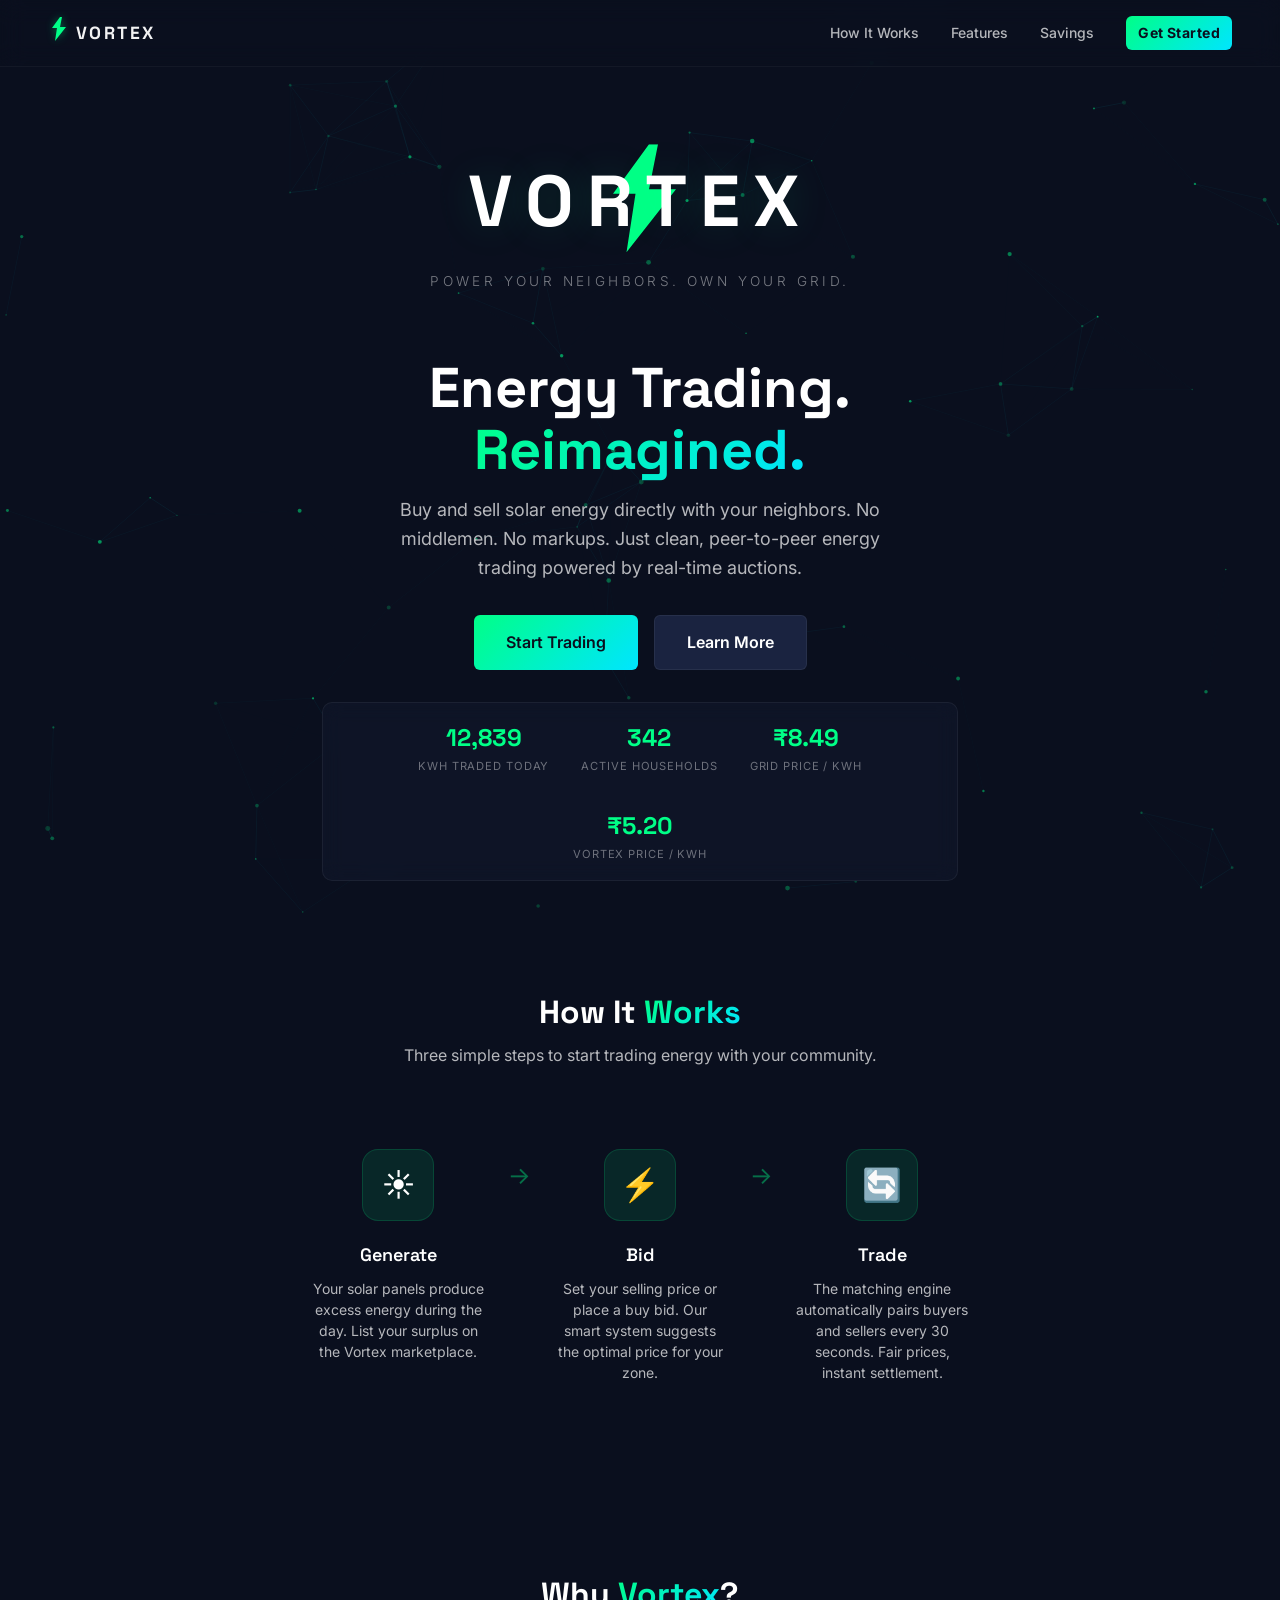
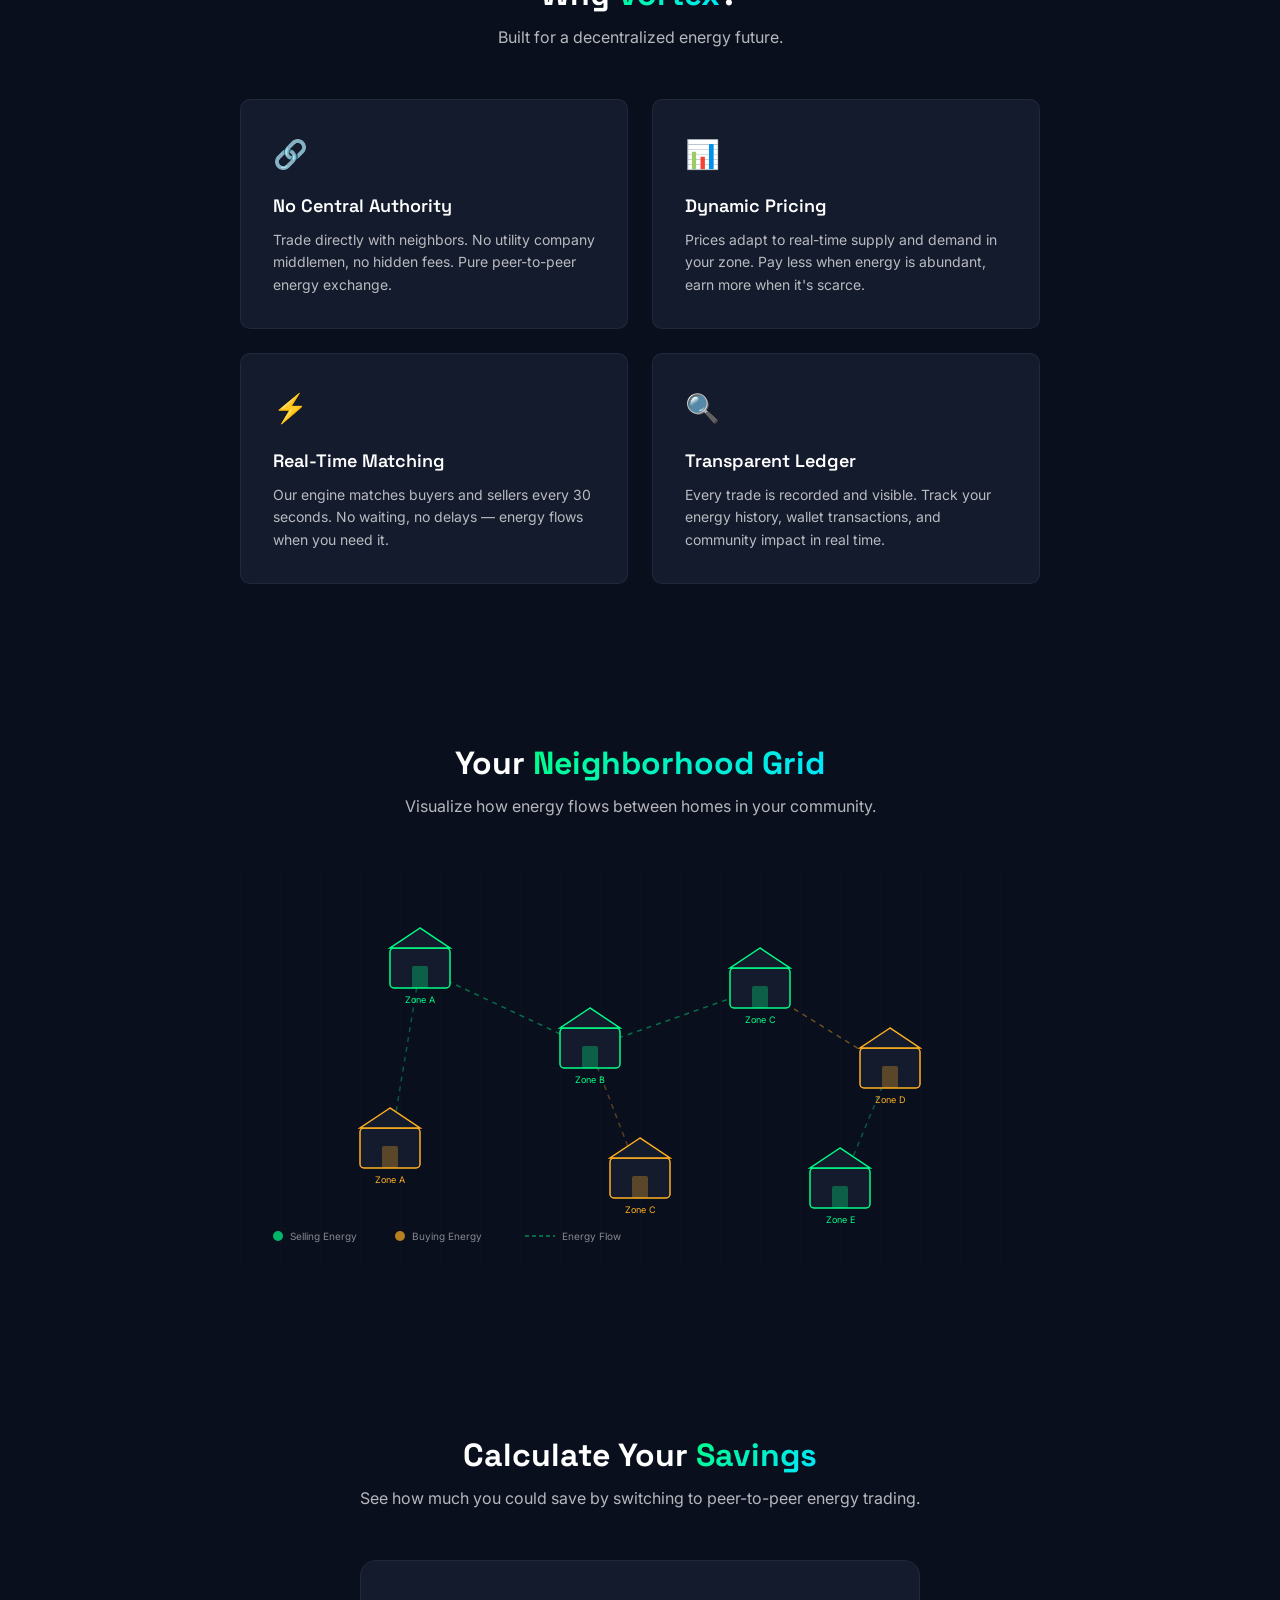
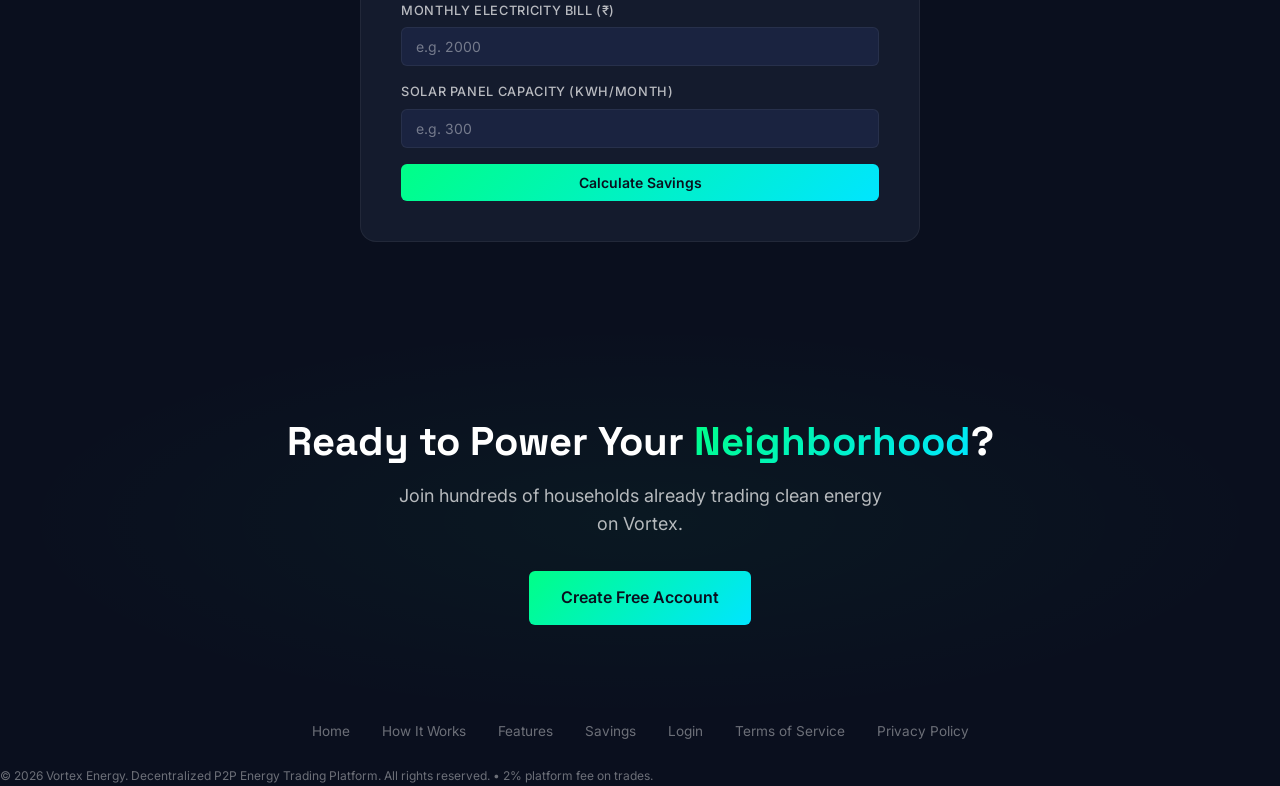
<file: index.html>
<!DOCTYPE html>
<html lang="en">
<head>
  <meta charset="UTF-8">
  <meta name="viewport" content="width=device-width, initial-scale=1.0">
  <title>Vortex — Decentralized P2P Energy Trading</title>
  <link rel="icon" href="data:;base64,iVBORw0KGgo=">
  <meta name="description" content="Trade solar energy peer-to-peer with your neighbors. Real-time bidding, dynamic pricing, and transparent settlement on the Vortex platform.">
  <link rel="preconnect" href="https://fonts.googleapis.com">
  <link rel="preconnect" href="https://fonts.gstatic.com" crossorigin>
  <link href="https://fonts.googleapis.com/css2?family=Inter:wght@300;400;500;600;700;800&family=Space+Grotesk:wght@400;500;600;700&display=swap" rel="stylesheet">
  <link rel="stylesheet" href="css/styles.css">
  <link rel="stylesheet" href="css/logo.css">
  <style>
    /* Landing-specific styles */
    .nav-landing {
      position: fixed;
      top: 0;
      left: 0;
      right: 0;
      z-index: 100;
      display: flex;
      align-items: center;
      justify-content: space-between;
      padding: 1rem 3rem;
      background: rgba(10, 15, 30, 0.8);
      backdrop-filter: blur(12px);
      border-bottom: 1px solid rgba(255,255,255,0.04);
      transition: background 0.3s;
    }
    .nav-landing .nav-logo {
      display: flex;
      align-items: center;
      gap: 0.5rem;
      cursor: pointer;
    }
    .nav-landing .nav-logo .nav-bolt-icon svg {
      width: 20px; height: 24px; color: #00FF87;
      filter: drop-shadow(0 0 4px rgba(0,255,135,0.4));
    }
    .nav-landing .nav-logo .nav-brand-text {
      font-family: 'Space Grotesk', sans-serif;
      font-size: 1.1rem; font-weight: 700;
      letter-spacing: 0.14em; color: rgba(255,255,255,0.95);
      text-transform: uppercase;
    }
    .nav-links { display: flex; gap: 2rem; align-items: center; }
    .nav-links a { color: var(--text-secondary); font-size: 0.875rem; font-weight: 500; transition: color 0.2s; }
    .nav-links a:hover { color: var(--text-primary); }
    .hero-canvas canvas { width: 100%; height: 100%; }

    /* How It Works */
    .steps-flow { display: flex; align-items: flex-start; justify-content: center; gap: 0; flex-wrap: wrap; }
    .step-card { text-align: center; flex: 0 0 220px; padding: 2rem 1.5rem; position: relative; }
    .step-icon {
      width: 72px; height: 72px;
      border-radius: 16px;
      display: flex; align-items: center; justify-content: center;
      margin: 0 auto 1.25rem;
      font-size: 2rem;
      background: var(--accent-green-dim);
      border: 1px solid rgba(0,255,135,0.15);
      transition: all 0.3s;
    }
    .step-card:hover .step-icon {
      box-shadow: var(--shadow-glow-green);
      border-color: var(--accent-green);
      transform: translateY(-4px);
    }
    .step-title { font-family: var(--font-display); font-size: 1.125rem; font-weight: 600; margin-bottom: 0.5rem; }
    .step-desc { font-size: 0.875rem; color: var(--text-secondary); line-height: 1.5; }
    .step-connector {
      display: flex; align-items: center; padding-top: 2.5rem;
      color: var(--accent-green); font-size: 1.5rem; opacity: 0.4;
    }

    /* Feature cards */
    .feature-grid { display: grid; grid-template-columns: repeat(2, 1fr); gap: 1.5rem; max-width: 800px; margin: 0 auto; }
    .feature-card {
      background: var(--bg-card);
      border: 1px solid var(--border-primary);
      border-radius: var(--radius-md);
      padding: 2rem;
      transition: all 0.3s;
      position: relative;
      overflow: hidden;
    }
    .feature-card::before {
      content: '';
      position: absolute; inset: 0;
      border-radius: var(--radius-md);
      padding: 1px;
      background: linear-gradient(135deg, transparent, transparent);
      -webkit-mask: linear-gradient(#fff 0 0) content-box, linear-gradient(#fff 0 0);
      mask: linear-gradient(#fff 0 0) content-box, linear-gradient(#fff 0 0);
      -webkit-mask-composite: xor;
      mask-composite: exclude;
      transition: background 0.3s;
    }
    .feature-card:hover::before {
      background: linear-gradient(135deg, rgba(0,255,135,0.3), rgba(0,229,255,0.3));
    }
    .feature-card:hover {
      box-shadow: 0 0 30px rgba(0,255,135,0.06);
      transform: translateY(-2px);
    }
    .feature-icon { font-size: 1.75rem; margin-bottom: 1rem; }
    .feature-title { font-family: var(--font-display); font-size: 1.125rem; font-weight: 600; margin-bottom: 0.5rem; }
    .feature-desc { font-size: 0.875rem; color: var(--text-secondary); line-height: 1.6; }

    /* Neighborhood illustration */
    .neighborhood-section { text-align: center; position: relative; }
    .neighborhood-svg { max-width: 800px; margin: 0 auto; }
    @keyframes energyFlow {
      0% { stroke-dashoffset: 20; }
      100% { stroke-dashoffset: 0; }
    }
    .energy-line {
      stroke-dasharray: 5 5;
      animation: energyFlow 1s linear infinite;
    }
    .house-glow-green, .house-glow-amber {
      transition: opacity 0.3s ease;
      cursor: pointer;
    }
    .house-glow-green:hover, .house-glow-amber:hover {
      opacity: 0.85;
    }

    /* Calculator */
    .calc-widget {
      max-width: 560px; margin: 0 auto;
      background: var(--bg-card);
      border: 1px solid var(--border-primary);
      border-radius: var(--radius-lg);
      padding: 2.5rem;
    }
    .calc-result {
      margin-top: 1.5rem; padding: 1.5rem;
      background: var(--accent-green-dim);
      border: 1px solid rgba(0,255,135,0.15);
      border-radius: var(--radius-md);
      text-align: center;
      display: none;
    }
    .calc-savings {
      font-family: var(--font-display);
      font-size: 2.5rem; font-weight: 700;
      color: var(--accent-green);
    }
    .calc-detail { font-size: 0.85rem; color: var(--text-secondary); margin-top: 0.35rem; }

    /* CTA */
    .cta-section {
      text-align: center;
      padding: 6rem 2rem;
      background: radial-gradient(ellipse at center, rgba(0,255,135,0.04) 0%, transparent 70%);
    }

    /* Footer */
    .footer {
      border-top: 1px solid var(--border-primary);
      padding: 3rem 2rem;
      text-align: center;
    }
    .footer-links { display: flex; gap: 2rem; justify-content: center; margin-bottom: 1.5rem; flex-wrap: wrap; }
    .footer-links a { color: var(--text-muted); font-size: 0.85rem; }
    .footer-links a:hover { color: var(--text-primary); }
    .footer-copy { font-size: 0.75rem; color: var(--text-muted); }

    @media (max-width: 768px) {
      .nav-landing { padding: 0.75rem 1rem; }
      .nav-links { gap: 1rem; }
      .steps-flow { flex-direction: column; align-items: center; }
      .step-connector { transform: rotate(90deg); padding: 0; }
      .feature-grid { grid-template-columns: 1fr; }
      .calc-widget { padding: 1.5rem; }
    }
  </style>
</head>
<body>
  <!-- Navigation -->
  <nav class="nav-landing" id="mainNav">
    <div class="nav-logo">
      <span class="nav-bolt-icon">
        <svg viewBox="0 0 40 48" fill="none"><path d="M24 0L8 22H18L14 48L36 20H24L28 0H24Z" fill="currentColor"/></svg>
      </span>
      <span class="nav-brand-text">VORTEX</span>
    </div>
    <div class="nav-links">
      <a href="#how-it-works">How It Works</a>
      <a href="#features">Features</a>
      <a href="#calculator">Savings</a>
      <a href="auth.html" class="btn btn-primary btn-sm" style="font-weight:700; letter-spacing:0.03em; color:#0A0F1E;">Get Started</a>
    </div>
  </nav>

  <!-- Hero Section -->
  <section class="hero" id="hero" style="padding-top: 80px;">
    <div class="hero-canvas">
      <canvas id="particleCanvas"></canvas>
    </div>
    <div class="hero-content">
      <div id="heroLogo" style="margin-bottom: 2rem;"></div>
      <h1>Energy Trading.<br><span class="text-gradient">Reimagined.</span></h1>
      <p>Buy and sell solar energy directly with your neighbors. No middlemen. No markups. Just clean, peer-to-peer energy trading powered by real-time auctions.</p>
      <div style="display:flex; gap:1rem; justify-content:center; flex-wrap:wrap;">
        <a href="auth.html" class="btn btn-primary btn-lg">Start Trading</a>
        <a href="#how-it-works" class="btn btn-secondary btn-lg">Learn More</a>
      </div>

      <!-- Live Stats Ticker -->
      <div class="live-ticker" id="liveTicker">
        <div class="ticker-item">
          <div class="ticker-value" id="tickerKwh">0</div>
          <div class="ticker-label">kWh Traded Today</div>
        </div>
        <div class="ticker-item">
          <div class="ticker-value" id="tickerHouseholds">0</div>
          <div class="ticker-label">Active Households</div>
        </div>
        <div class="ticker-item">
          <div class="ticker-value" id="tickerGridPrice">₹0</div>
          <div class="ticker-label">Grid Price / kWh</div>
        </div>
        <div class="ticker-item">
          <div class="ticker-value" id="tickerVortexPrice">₹0</div>
          <div class="ticker-label">Vortex Price / kWh</div>
        </div>
      </div>
    </div>
  </section>

  <!-- How It Works -->
  <section class="section" id="how-it-works">
    <h2 class="section-title">How It <span class="text-gradient">Works</span></h2>
    <p class="section-subtitle">Three simple steps to start trading energy with your community.</p>
    <div class="steps-flow">
      <div class="step-card">
        <div class="step-icon">☀️</div>
        <div class="step-title">Generate</div>
        <div class="step-desc">Your solar panels produce excess energy during the day. List your surplus on the Vortex marketplace.</div>
      </div>
      <div class="step-connector">→</div>
      <div class="step-card">
        <div class="step-icon">⚡</div>
        <div class="step-title">Bid</div>
        <div class="step-desc">Set your selling price or place a buy bid. Our smart system suggests the optimal price for your zone.</div>
      </div>
      <div class="step-connector">→</div>
      <div class="step-card">
        <div class="step-icon">🔄</div>
        <div class="step-title">Trade</div>
        <div class="step-desc">The matching engine automatically pairs buyers and sellers every 30 seconds. Fair prices, instant settlement.</div>
      </div>
    </div>
  </section>

  <!-- Why Vortex -->
  <section class="section" id="features">
    <h2 class="section-title">Why <span class="text-gradient">Vortex</span>?</h2>
    <p class="section-subtitle">Built for a decentralized energy future.</p>
    <div class="feature-grid">
      <div class="feature-card">
        <div class="feature-icon">🔗</div>
        <div class="feature-title">No Central Authority</div>
        <div class="feature-desc">Trade directly with neighbors. No utility company middlemen, no hidden fees. Pure peer-to-peer energy exchange.</div>
      </div>
      <div class="feature-card">
        <div class="feature-icon">📊</div>
        <div class="feature-title">Dynamic Pricing</div>
        <div class="feature-desc">Prices adapt to real-time supply and demand in your zone. Pay less when energy is abundant, earn more when it's scarce.</div>
      </div>
      <div class="feature-card">
        <div class="feature-icon">⚡</div>
        <div class="feature-title">Real-Time Matching</div>
        <div class="feature-desc">Our engine matches buyers and sellers every 30 seconds. No waiting, no delays — energy flows when you need it.</div>
      </div>
      <div class="feature-card">
        <div class="feature-icon">🔍</div>
        <div class="feature-title">Transparent Ledger</div>
        <div class="feature-desc">Every trade is recorded and visible. Track your energy history, wallet transactions, and community impact in real time.</div>
      </div>
    </div>
  </section>

  <!-- Neighborhood Illustration -->
  <section class="section neighborhood-section">
    <h2 class="section-title">Your <span class="text-gradient">Neighborhood Grid</span></h2>
    <p class="section-subtitle">Visualize how energy flows between homes in your community.</p>
    <div class="neighborhood-svg">
      <svg viewBox="0 0 800 400" xmlns="http://www.w3.org/2000/svg">
        <!-- Background grid -->
        <defs>
          <pattern id="grid" width="40" height="40" patternUnits="userSpaceOnUse">
            <path d="M 40 0 L 0 0 0 40" fill="none" stroke="rgba(255,255,255,0.03)" stroke-width="0.5"/>
          </pattern>
          <filter id="glowGreen">
            <feGaussianBlur stdDeviation="3" result="blur"/>
            <feMerge><feMergeNode in="blur"/><feMergeNode in="SourceGraphic"/></feMerge>
          </filter>
          <filter id="glowAmber">
            <feGaussianBlur stdDeviation="3" result="blur"/>
            <feMerge><feMergeNode in="blur"/><feMergeNode in="SourceGraphic"/></feMerge>
          </filter>
        </defs>
        <rect width="800" height="400" fill="url(#grid)"/>

        <!-- Energy flow lines -->
        <line x1="180" y1="100" x2="350" y2="180" stroke="#00FF87" stroke-width="1.5" opacity="0.4" class="energy-line"/>
        <line x1="350" y1="180" x2="520" y2="120" stroke="#00FF87" stroke-width="1.5" opacity="0.4" class="energy-line"/>
        <line x1="520" y1="120" x2="650" y2="200" stroke="#FFB020" stroke-width="1.5" opacity="0.4" class="energy-line"/>
        <line x1="180" y1="100" x2="150" y2="280" stroke="#00FF87" stroke-width="1.5" opacity="0.3" class="energy-line"/>
        <line x1="350" y1="180" x2="400" y2="310" stroke="#FFB020" stroke-width="1.5" opacity="0.3" class="energy-line"/>
        <line x1="650" y1="200" x2="600" y2="320" stroke="#00FF87" stroke-width="1.5" opacity="0.3" class="energy-line"/>

        <!-- Houses — Sellers (green) -->
        <g class="house-glow-green" transform="translate(150,60)">
          <rect x="0" y="20" width="60" height="40" rx="4" fill="#141B2D" stroke="#00FF87" stroke-width="1.5"/>
          <polygon points="30,0 0,20 60,20" fill="#141B2D" stroke="#00FF87" stroke-width="1.5"/>
          <rect x="22" y="38" width="16" height="22" rx="2" fill="#00FF87" opacity="0.3"/>
          <text x="30" y="75" fill="#00FF87" font-size="9" text-anchor="middle" font-family="Inter">Zone A</text>
        </g>
        <g class="house-glow-green" transform="translate(320,140)">
          <rect x="0" y="20" width="60" height="40" rx="4" fill="#141B2D" stroke="#00FF87" stroke-width="1.5"/>
          <polygon points="30,0 0,20 60,20" fill="#141B2D" stroke="#00FF87" stroke-width="1.5"/>
          <rect x="22" y="38" width="16" height="22" rx="2" fill="#00FF87" opacity="0.3"/>
          <text x="30" y="75" fill="#00FF87" font-size="9" text-anchor="middle" font-family="Inter">Zone B</text>
        </g>
        <g class="house-glow-green" transform="translate(490,80)">
          <rect x="0" y="20" width="60" height="40" rx="4" fill="#141B2D" stroke="#00FF87" stroke-width="1.5"/>
          <polygon points="30,0 0,20 60,20" fill="#141B2D" stroke="#00FF87" stroke-width="1.5"/>
          <rect x="22" y="38" width="16" height="22" rx="2" fill="#00FF87" opacity="0.3"/>
          <text x="30" y="75" fill="#00FF87" font-size="9" text-anchor="middle" font-family="Inter">Zone C</text>
        </g>

        <!-- Houses — Buyers (amber) -->
        <g class="house-glow-amber" transform="translate(620,160)">
          <rect x="0" y="20" width="60" height="40" rx="4" fill="#141B2D" stroke="#FFB020" stroke-width="1.5"/>
          <polygon points="30,0 0,20 60,20" fill="#141B2D" stroke="#FFB020" stroke-width="1.5"/>
          <rect x="22" y="38" width="16" height="22" rx="2" fill="#FFB020" opacity="0.3"/>
          <text x="30" y="75" fill="#FFB020" font-size="9" text-anchor="middle" font-family="Inter">Zone D</text>
        </g>
        <g class="house-glow-amber" transform="translate(120,240)">
          <rect x="0" y="20" width="60" height="40" rx="4" fill="#141B2D" stroke="#FFB020" stroke-width="1.5"/>
          <polygon points="30,0 0,20 60,20" fill="#141B2D" stroke="#FFB020" stroke-width="1.5"/>
          <rect x="22" y="38" width="16" height="22" rx="2" fill="#FFB020" opacity="0.3"/>
          <text x="30" y="75" fill="#FFB020" font-size="9" text-anchor="middle" font-family="Inter">Zone A</text>
        </g>
        <g class="house-glow-green" transform="translate(570,280)">
          <rect x="0" y="20" width="60" height="40" rx="4" fill="#141B2D" stroke="#00FF87" stroke-width="1.5"/>
          <polygon points="30,0 0,20 60,20" fill="#141B2D" stroke="#00FF87" stroke-width="1.5"/>
          <rect x="22" y="38" width="16" height="22" rx="2" fill="#00FF87" opacity="0.3"/>
          <text x="30" y="75" fill="#00FF87" font-size="9" text-anchor="middle" font-family="Inter">Zone E</text>
        </g>
        <g class="house-glow-amber" transform="translate(370,270)">
          <rect x="0" y="20" width="60" height="40" rx="4" fill="#141B2D" stroke="#FFB020" stroke-width="1.5"/>
          <polygon points="30,0 0,20 60,20" fill="#141B2D" stroke="#FFB020" stroke-width="1.5"/>
          <rect x="22" y="38" width="16" height="22" rx="2" fill="#FFB020" opacity="0.3"/>
          <text x="30" y="75" fill="#FFB020" font-size="9" text-anchor="middle" font-family="Inter">Zone C</text>
        </g>

        <!-- Legend -->
        <g transform="translate(30,360)">
          <circle cx="8" cy="8" r="5" fill="#00FF87" opacity="0.7"/>
          <text x="20" y="12" fill="rgba(255,255,255,0.5)" font-size="10" font-family="Inter">Selling Energy</text>
          <circle cx="130" cy="8" r="5" fill="#FFB020" opacity="0.7"/>
          <text x="142" y="12" fill="rgba(255,255,255,0.5)" font-size="10" font-family="Inter">Buying Energy</text>
          <line x1="255" y1="8" x2="285" y2="8" stroke="#00FF87" stroke-width="1.5" stroke-dasharray="4 3" opacity="0.5"/>
          <text x="292" y="12" fill="rgba(255,255,255,0.5)" font-size="10" font-family="Inter">Energy Flow</text>
        </g>
      </svg>
    </div>
  </section>

  <!-- Savings Calculator -->
  <section class="section" id="calculator">
    <h2 class="section-title">Calculate Your <span class="text-gradient">Savings</span></h2>
    <p class="section-subtitle">See how much you could save by switching to peer-to-peer energy trading.</p>
    <div class="calc-widget">
      <div class="form-group">
        <label class="form-label">Monthly Electricity Bill (₹)</label>
        <input type="number" class="form-control" id="calcBill" placeholder="e.g. 2000" min="0">
      </div>
      <div class="form-group">
        <label class="form-label">Solar Panel Capacity (kWh/month)</label>
        <input type="number" class="form-control" id="calcCapacity" placeholder="e.g. 300" min="0">
      </div>
      <button class="btn btn-primary w-full" id="calcBtn" onclick="calculateSavings()">Calculate Savings</button>
      <div class="calc-result" id="calcResult">
        <div style="font-size: 0.8rem; color: var(--text-muted); text-transform: uppercase; letter-spacing: 0.1em; margin-bottom: 0.5rem;">Estimated Monthly Savings</div>
        <div class="calc-savings" id="calcSavingsValue">₹0</div>
        <div class="calc-detail" id="calcDetail"></div>
      </div>
    </div>
  </section>

  <!-- CTA -->
  <section class="cta-section">
    <h2 style="font-family: var(--font-display); font-size: 2.5rem; font-weight: 700; margin-bottom: 1rem;">Ready to Power Your <span class="text-gradient">Neighborhood</span>?</h2>
    <p style="color: var(--text-secondary); font-size: 1.125rem; max-width: 500px; margin: 0 auto 2rem;">Join hundreds of households already trading clean energy on Vortex.</p>
    <a href="auth.html" class="btn btn-primary btn-lg">Create Free Account</a>
  </section>

  <!-- Footer -->
    <div class="footer-links">
      <a href="#hero">Home</a>
      <a href="#how-it-works">How It Works</a>
      <a href="#features">Features</a>
      <a href="#calculator">Savings</a>
      <a href="auth.html">Login</a>
      <a href="terms.html">Terms of Service</a>
      <a href="privacy.html">Privacy Policy</a>
    </div>
    <div class="footer-copy">© 2026 Vortex Energy. Decentralized P2P Energy Trading Platform. All rights reserved. • 2% platform fee on trades.</div>
  </footer>

  <script type="module">
    import { renderFullLogo, injectFavicon } from './js/logo.js';
    import { animateCount, fluctuateValue } from './js/utils.js';

    // Inject logo & favicon
    renderFullLogo(document.getElementById('heroLogo'));
    injectFavicon();

    // ---- Particle Network Background ----
    const canvas = document.getElementById('particleCanvas');
    const ctx = canvas.getContext('2d');
    let particles = [];
    const PARTICLE_COUNT = 80;

    function resizeCanvas() {
      canvas.width = canvas.parentElement.offsetWidth;
      canvas.height = canvas.parentElement.offsetHeight;
    }
    resizeCanvas();
    window.addEventListener('resize', resizeCanvas);

    class Particle {
      constructor() {
        this.reset();
      }
      reset() {
        this.x = Math.random() * canvas.width;
        this.y = Math.random() * canvas.height;
        this.vx = (Math.random() - 0.5) * 0.5;
        this.vy = (Math.random() - 0.5) * 0.5;
        this.radius = Math.random() * 2 + 0.5;
        this.opacity = Math.random() * 0.5 + 0.1;
      }
      update() {
        this.x += this.vx;
        this.y += this.vy;
        if (this.x < 0 || this.x > canvas.width) this.vx *= -1;
        if (this.y < 0 || this.y > canvas.height) this.vy *= -1;
      }
      draw() {
        ctx.beginPath();
        ctx.arc(this.x, this.y, this.radius, 0, Math.PI * 2);
        ctx.fillStyle = `rgba(0, 255, 135, ${this.opacity})`;
        ctx.fill();
      }
    }

    for (let i = 0; i < PARTICLE_COUNT; i++) {
      particles.push(new Particle());
    }

    function drawConnections() {
      for (let i = 0; i < particles.length; i++) {
        for (let j = i + 1; j < particles.length; j++) {
          const dx = particles[i].x - particles[j].x;
          const dy = particles[i].y - particles[j].y;
          const dist = Math.sqrt(dx * dx + dy * dy);
          if (dist < 150) {
            ctx.beginPath();
            ctx.moveTo(particles[i].x, particles[i].y);
            ctx.lineTo(particles[j].x, particles[j].y);
            const opacity = (1 - dist / 150) * 0.15;
            ctx.strokeStyle = `rgba(0, 229, 255, ${opacity})`;
            ctx.lineWidth = 0.5;
            ctx.stroke();
          }
        }
      }
    }

    function animateParticles() {
      ctx.clearRect(0, 0, canvas.width, canvas.height);
      particles.forEach(p => { p.update(); p.draw(); });
      drawConnections();
      requestAnimationFrame(animateParticles);
    }
    animateParticles();

    // ---- Live Stats Ticker (fetch from backend) ----
    let kwhValue = 0;
    let householdsValue = 0;
    const gridPrice = 8.50;
    let vortexPrice = 5.20;

    // Try to fetch real stats
    async function fetchLiveStats() {
      try {
        const API = (window.location.hostname === 'localhost' || window.location.hostname === '127.0.0.1')
          ? 'http://localhost:5000' : 'https://vortex-backend-v92y.onrender.com';
        const resp = await fetch(API + '/api/stats');
        if (resp.ok) {
          const data = await resp.json();
          kwhValue = Math.round(data.totalKwh || 0);
          householdsValue = data.totalUsers || 0;
        }
      } catch (e) {
        // Backend offline — use realistic fallback
        kwhValue = 12847;
        householdsValue = 342;
      }

      animateCount(document.getElementById('tickerKwh'), kwhValue, 2000, '', '', 0);
      animateCount(document.getElementById('tickerHouseholds'), householdsValue, 2000, '', '', 0);
      animateCount(document.getElementById('tickerGridPrice'), gridPrice, 2000, '₹', '', 2);
      animateCount(document.getElementById('tickerVortexPrice'), vortexPrice, 2000, '₹', '', 2);
    }
    fetchLiveStats();

    // Slow fluctuation for visual effect
    setInterval(() => {
      if (kwhValue > 0) {
        kwhValue = Math.round(fluctuateValue(kwhValue, 0.003));
        document.getElementById('tickerKwh').textContent = kwhValue.toLocaleString();
      }
    }, 3000);

    setInterval(() => {
      const newVortex = fluctuateValue(vortexPrice, 0.01);
      document.getElementById('tickerVortexPrice').textContent = '₹' + newVortex.toFixed(2);
    }, 5000);

    // ---- Nav scroll effect ----
    window.addEventListener('scroll', () => {
      const nav = document.getElementById('mainNav');
      if (window.scrollY > 50) {
        nav.style.background = 'rgba(10, 15, 30, 0.95)';
      } else {
        nav.style.background = 'rgba(10, 15, 30, 0.8)';
      }
    });
  </script>

  <script>
    // Savings Calculator (non-module for inline onclick)
    function calculateSavings() {
      const bill = parseFloat(document.getElementById('calcBill').value) || 0;
      const capacity = parseFloat(document.getElementById('calcCapacity').value) || 0;
      const resultDiv = document.getElementById('calcResult');

      if (bill <= 0 || capacity <= 0) {
        resultDiv.style.display = 'none';
        return;
      }

      // Avg grid rate ~₹8.5/kWh, Vortex avg ~₹5.2/kWh
      const gridRate = 8.5;
      const vortexRate = 5.2;
      const consumption = bill / gridRate;
      const selfConsumption = Math.min(consumption, capacity * 0.6);
      const surplus = Math.max(0, capacity * 0.6 - selfConsumption);
      const savingsFromSolar = selfConsumption * gridRate;
      const earningsFromSelling = surplus * vortexRate;
      const remainingBill = Math.max(0, (consumption - selfConsumption) * vortexRate);
      const totalSavings = Math.round(bill - remainingBill + earningsFromSelling);

      resultDiv.style.display = 'block';
      document.getElementById('calcSavingsValue').textContent = '₹' + Math.max(0, totalSavings).toLocaleString();
      document.getElementById('calcDetail').textContent = `Save up to ${Math.round((totalSavings / bill) * 100)}% on your monthly electricity bill by trading on Vortex.`;
    }
  </script>
</body>
</html>
</file>
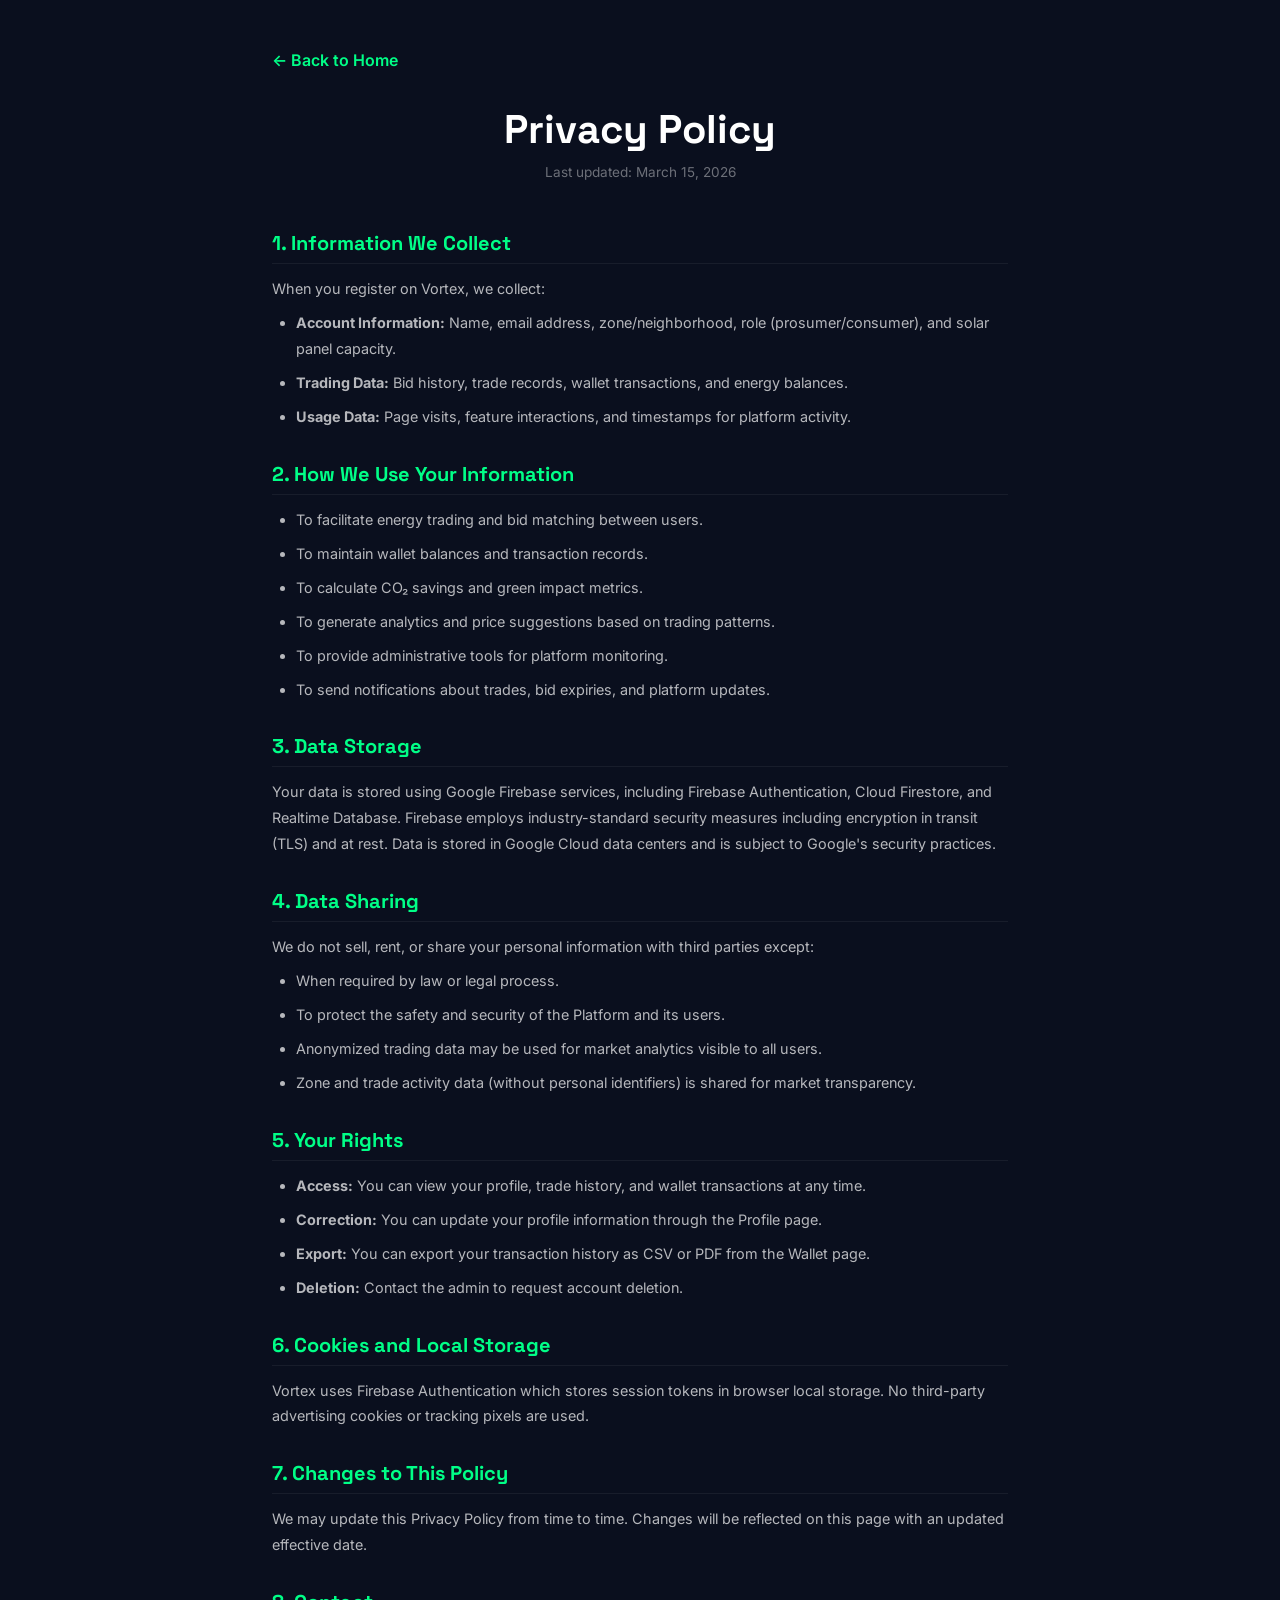
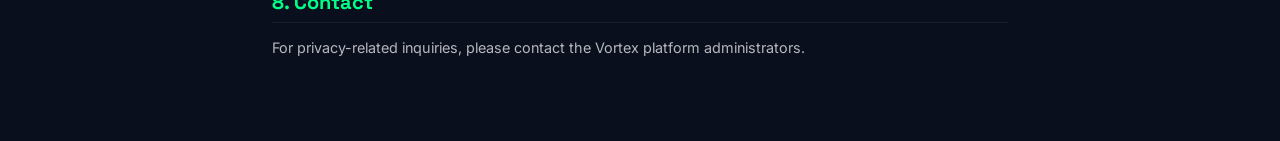
<file: privacy.html>
<!DOCTYPE html>
<html lang="en">
<head>
  <meta charset="UTF-8">
  <meta name="viewport" content="width=device-width, initial-scale=1.0">
  <title>Privacy Policy — Vortex</title>
  <link rel="icon" href="data:;base64,iVBORw0KGgo=">
  <meta name="description" content="Privacy Policy for the Vortex P2P Solar Energy Trading Platform.">
  <link rel="preconnect" href="https://fonts.googleapis.com">
  <link rel="preconnect" href="https://fonts.gstatic.com" crossorigin>
  <link href="https://fonts.googleapis.com/css2?family=Inter:wght@300;400;500;600;700;800&family=Space+Grotesk:wght@400;500;600;700&display=swap" rel="stylesheet">
  <link rel="stylesheet" href="css/styles.css">
  <link rel="stylesheet" href="css/logo.css">
  <style>
    .legal-container { max-width: 800px; margin: 0 auto; padding: 3rem 2rem; }
    .legal-header { text-align: center; margin-bottom: 3rem; }
    .legal-header h1 { font-family: var(--font-display); font-size: 2.5rem; margin-bottom: 0.5rem; }
    .legal-date { color: var(--text-muted); font-size: 0.85rem; }
    .legal-section { margin-bottom: 2rem; }
    .legal-section h2 { font-family: var(--font-display); font-size: 1.25rem; color: var(--accent-green); margin-bottom: 0.75rem; padding-bottom: 0.5rem; border-bottom: 1px solid var(--border-primary); }
    .legal-section p, .legal-section li { color: var(--text-secondary); line-height: 1.8; font-size: 0.9rem; }
    .legal-section ul { padding-left: 1.5rem; margin-top: 0.5rem; }
    .legal-section li { margin-bottom: 0.5rem; }
    .back-link { display: inline-flex; align-items: center; gap: 0.5rem; color: var(--accent-green); font-weight: 600; margin-bottom: 2rem; }
  </style>
</head>
<body>
  <div class="legal-container">
    <a href="index.html" class="back-link">← Back to Home</a>
    <div class="legal-header">
      <h1>Privacy Policy</h1>
      <div class="legal-date">Last updated: March 15, 2026</div>
    </div>

    <div class="legal-section">
      <h2>1. Information We Collect</h2>
      <p>When you register on Vortex, we collect:</p>
      <ul>
        <li><strong>Account Information:</strong> Name, email address, zone/neighborhood, role (prosumer/consumer), and solar panel capacity.</li>
        <li><strong>Trading Data:</strong> Bid history, trade records, wallet transactions, and energy balances.</li>
        <li><strong>Usage Data:</strong> Page visits, feature interactions, and timestamps for platform activity.</li>
      </ul>
    </div>

    <div class="legal-section">
      <h2>2. How We Use Your Information</h2>
      <ul>
        <li>To facilitate energy trading and bid matching between users.</li>
        <li>To maintain wallet balances and transaction records.</li>
        <li>To calculate CO₂ savings and green impact metrics.</li>
        <li>To generate analytics and price suggestions based on trading patterns.</li>
        <li>To provide administrative tools for platform monitoring.</li>
        <li>To send notifications about trades, bid expiries, and platform updates.</li>
      </ul>
    </div>

    <div class="legal-section">
      <h2>3. Data Storage</h2>
      <p>Your data is stored using Google Firebase services, including Firebase Authentication, Cloud Firestore, and Realtime Database. Firebase employs industry-standard security measures including encryption in transit (TLS) and at rest. Data is stored in Google Cloud data centers and is subject to Google's security practices.</p>
    </div>

    <div class="legal-section">
      <h2>4. Data Sharing</h2>
      <p>We do not sell, rent, or share your personal information with third parties except:</p>
      <ul>
        <li>When required by law or legal process.</li>
        <li>To protect the safety and security of the Platform and its users.</li>
        <li>Anonymized trading data may be used for market analytics visible to all users.</li>
        <li>Zone and trade activity data (without personal identifiers) is shared for market transparency.</li>
      </ul>
    </div>

    <div class="legal-section">
      <h2>5. Your Rights</h2>
      <ul>
        <li><strong>Access:</strong> You can view your profile, trade history, and wallet transactions at any time.</li>
        <li><strong>Correction:</strong> You can update your profile information through the Profile page.</li>
        <li><strong>Export:</strong> You can export your transaction history as CSV or PDF from the Wallet page.</li>
        <li><strong>Deletion:</strong> Contact the admin to request account deletion.</li>
      </ul>
    </div>

    <div class="legal-section">
      <h2>6. Cookies and Local Storage</h2>
      <p>Vortex uses Firebase Authentication which stores session tokens in browser local storage. No third-party advertising cookies or tracking pixels are used.</p>
    </div>

    <div class="legal-section">
      <h2>7. Changes to This Policy</h2>
      <p>We may update this Privacy Policy from time to time. Changes will be reflected on this page with an updated effective date.</p>
    </div>

    <div class="legal-section">
      <h2>8. Contact</h2>
      <p>For privacy-related inquiries, please contact the Vortex platform administrators.</p>
    </div>
  </div>

  <script type="module">
    import { injectFavicon } from './js/logo.js';
    injectFavicon();
  </script>
</body>
</html>
</file>
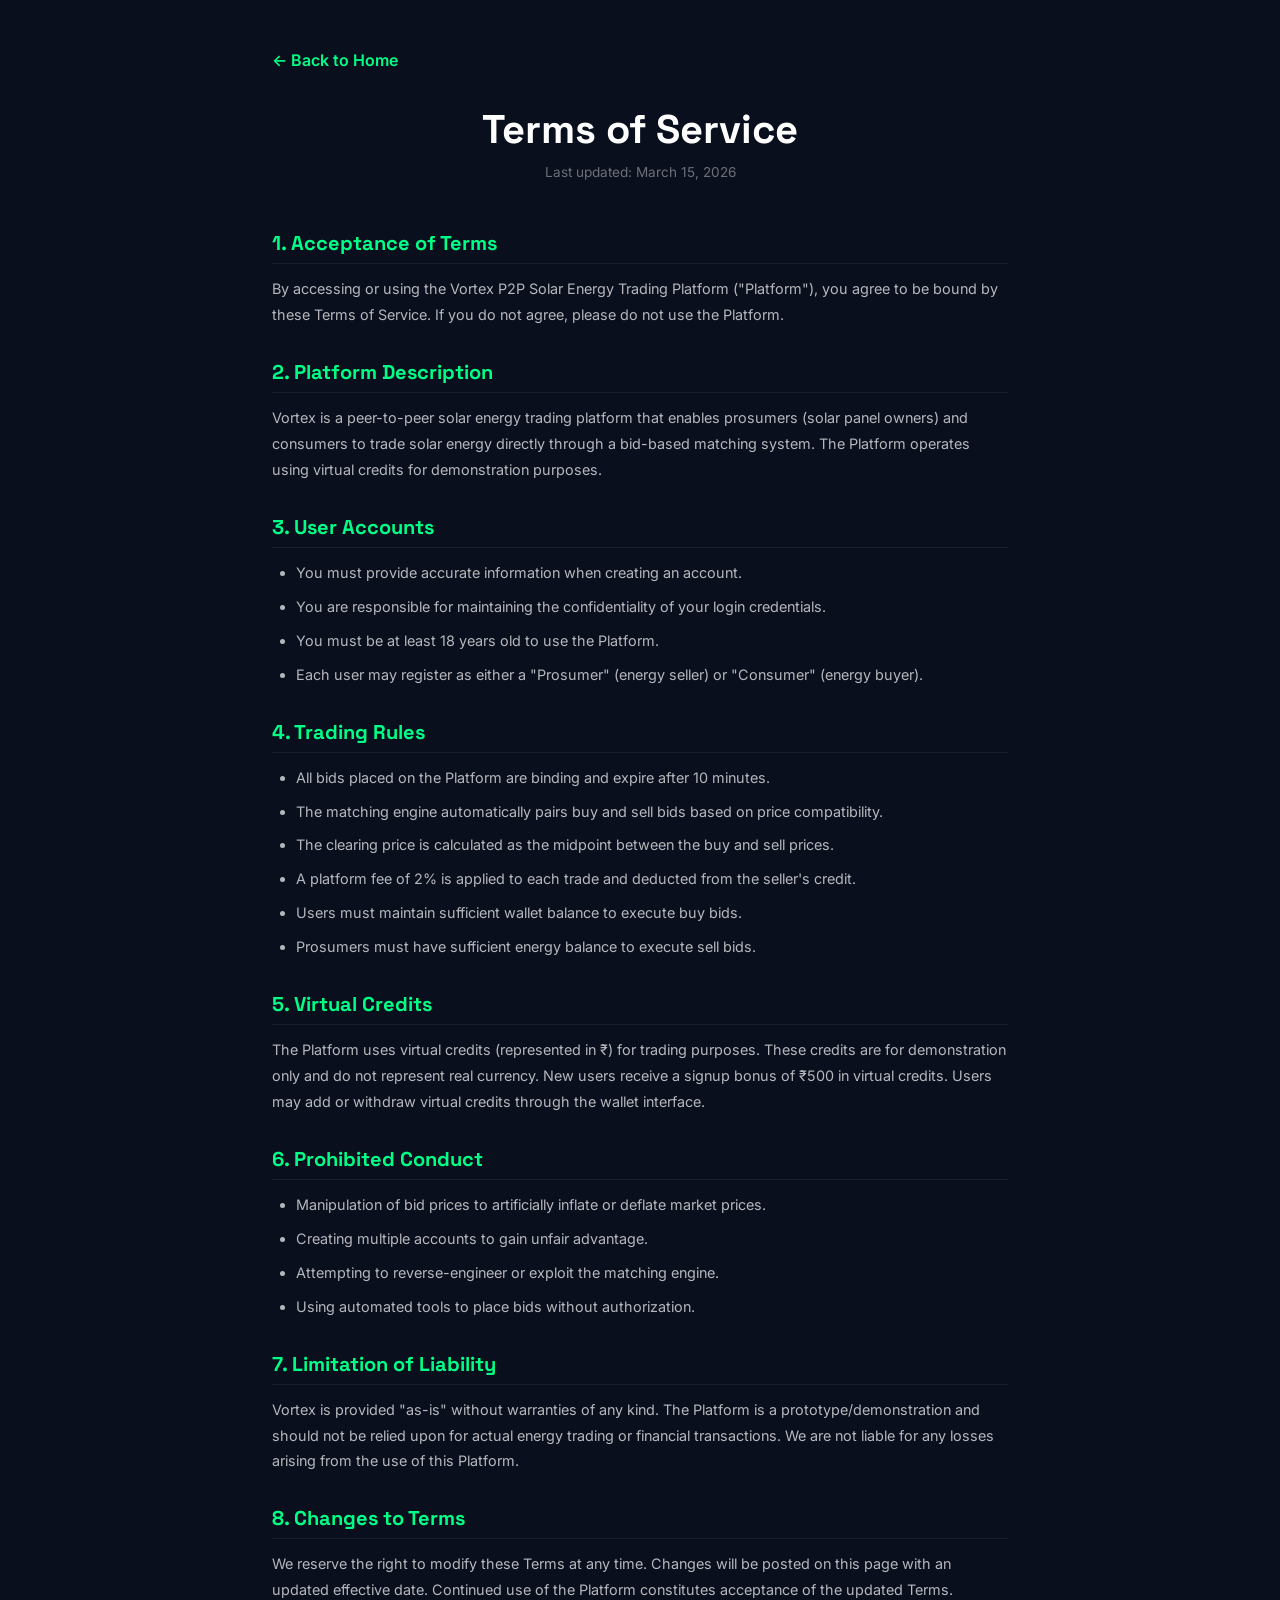
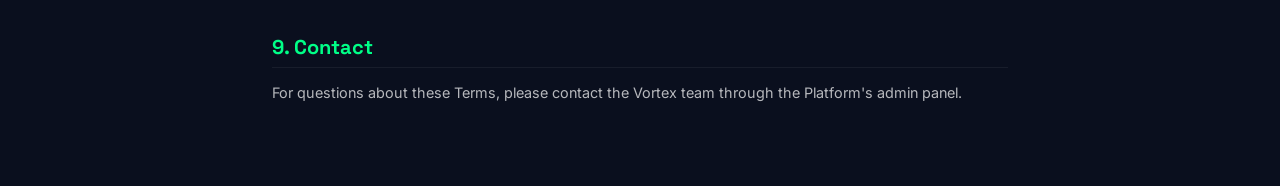
<file: terms.html>
<!DOCTYPE html>
<html lang="en">
<head>
  <meta charset="UTF-8">
  <meta name="viewport" content="width=device-width, initial-scale=1.0">
  <title>Terms of Service — Vortex</title>
  <link rel="icon" href="data:;base64,iVBORw0KGgo=">
  <meta name="description" content="Terms of Service for the Vortex P2P Solar Energy Trading Platform.">
  <link rel="preconnect" href="https://fonts.googleapis.com">
  <link rel="preconnect" href="https://fonts.gstatic.com" crossorigin>
  <link href="https://fonts.googleapis.com/css2?family=Inter:wght@300;400;500;600;700;800&family=Space+Grotesk:wght@400;500;600;700&display=swap" rel="stylesheet">
  <link rel="stylesheet" href="css/styles.css">
  <link rel="stylesheet" href="css/logo.css">
  <style>
    .legal-container { max-width: 800px; margin: 0 auto; padding: 3rem 2rem; }
    .legal-header { text-align: center; margin-bottom: 3rem; }
    .legal-header h1 { font-family: var(--font-display); font-size: 2.5rem; margin-bottom: 0.5rem; }
    .legal-date { color: var(--text-muted); font-size: 0.85rem; }
    .legal-section { margin-bottom: 2rem; }
    .legal-section h2 { font-family: var(--font-display); font-size: 1.25rem; color: var(--accent-green); margin-bottom: 0.75rem; padding-bottom: 0.5rem; border-bottom: 1px solid var(--border-primary); }
    .legal-section p, .legal-section li { color: var(--text-secondary); line-height: 1.8; font-size: 0.9rem; }
    .legal-section ul { padding-left: 1.5rem; margin-top: 0.5rem; }
    .legal-section li { margin-bottom: 0.5rem; }
    .back-link { display: inline-flex; align-items: center; gap: 0.5rem; color: var(--accent-green); font-weight: 600; margin-bottom: 2rem; }
  </style>
</head>
<body>
  <div class="legal-container">
    <a href="index.html" class="back-link">← Back to Home</a>
    <div class="legal-header">
      <h1>Terms of Service</h1>
      <div class="legal-date">Last updated: March 15, 2026</div>
    </div>

    <div class="legal-section">
      <h2>1. Acceptance of Terms</h2>
      <p>By accessing or using the Vortex P2P Solar Energy Trading Platform ("Platform"), you agree to be bound by these Terms of Service. If you do not agree, please do not use the Platform.</p>
    </div>

    <div class="legal-section">
      <h2>2. Platform Description</h2>
      <p>Vortex is a peer-to-peer solar energy trading platform that enables prosumers (solar panel owners) and consumers to trade solar energy directly through a bid-based matching system. The Platform operates using virtual credits for demonstration purposes.</p>
    </div>

    <div class="legal-section">
      <h2>3. User Accounts</h2>
      <ul>
        <li>You must provide accurate information when creating an account.</li>
        <li>You are responsible for maintaining the confidentiality of your login credentials.</li>
        <li>You must be at least 18 years old to use the Platform.</li>
        <li>Each user may register as either a "Prosumer" (energy seller) or "Consumer" (energy buyer).</li>
      </ul>
    </div>

    <div class="legal-section">
      <h2>4. Trading Rules</h2>
      <ul>
        <li>All bids placed on the Platform are binding and expire after 10 minutes.</li>
        <li>The matching engine automatically pairs buy and sell bids based on price compatibility.</li>
        <li>The clearing price is calculated as the midpoint between the buy and sell prices.</li>
        <li>A platform fee of 2% is applied to each trade and deducted from the seller's credit.</li>
        <li>Users must maintain sufficient wallet balance to execute buy bids.</li>
        <li>Prosumers must have sufficient energy balance to execute sell bids.</li>
      </ul>
    </div>

    <div class="legal-section">
      <h2>5. Virtual Credits</h2>
      <p>The Platform uses virtual credits (represented in ₹) for trading purposes. These credits are for demonstration only and do not represent real currency. New users receive a signup bonus of ₹500 in virtual credits. Users may add or withdraw virtual credits through the wallet interface.</p>
    </div>

    <div class="legal-section">
      <h2>6. Prohibited Conduct</h2>
      <ul>
        <li>Manipulation of bid prices to artificially inflate or deflate market prices.</li>
        <li>Creating multiple accounts to gain unfair advantage.</li>
        <li>Attempting to reverse-engineer or exploit the matching engine.</li>
        <li>Using automated tools to place bids without authorization.</li>
      </ul>
    </div>

    <div class="legal-section">
      <h2>7. Limitation of Liability</h2>
      <p>Vortex is provided "as-is" without warranties of any kind. The Platform is a prototype/demonstration and should not be relied upon for actual energy trading or financial transactions. We are not liable for any losses arising from the use of this Platform.</p>
    </div>

    <div class="legal-section">
      <h2>8. Changes to Terms</h2>
      <p>We reserve the right to modify these Terms at any time. Changes will be posted on this page with an updated effective date. Continued use of the Platform constitutes acceptance of the updated Terms.</p>
    </div>

    <div class="legal-section">
      <h2>9. Contact</h2>
      <p>For questions about these Terms, please contact the Vortex team through the Platform's admin panel.</p>
    </div>
  </div>

  <script type="module">
    import { injectFavicon } from './js/logo.js';
    injectFavicon();
  </script>
</body>
</html>
</file>
<file: css/styles.css>
/* ============================================
   VORTEX — Base Design System
   Dark Energy-Tech Theme
   ============================================ */

/* --- CSS Custom Properties --- */
:root {
  --bg-primary: #0A0F1E;
  --bg-secondary: #0F1629;
  --bg-card: #141B2D;
  --bg-card-hover: #1A2340;
  --bg-sidebar: #0C1120;
  --bg-input: #1A2340;
  --border-primary: rgba(255, 255, 255, 0.06);
  --border-accent: rgba(0, 255, 135, 0.2);
  --text-primary: #FFFFFF;
  --text-secondary: rgba(255, 255, 255, 0.7);
  --text-muted: rgba(255, 255, 255, 0.4);
  --accent-green: #00FF87;
  --accent-cyan: #00E5FF;
  --accent-amber: #FFB020;
  --accent-red: #FF4757;
  --accent-green-dim: rgba(0, 255, 135, 0.1);
  --accent-cyan-dim: rgba(0, 229, 255, 0.1);
  --accent-amber-dim: rgba(255, 176, 32, 0.1);
  --accent-red-dim: rgba(255, 71, 87, 0.1);
  --gradient-green: linear-gradient(135deg, #00FF87, #00E5FF);
  --gradient-amber: linear-gradient(135deg, #FFB020, #FF6B35);
  --gradient-card: linear-gradient(135deg, rgba(20, 27, 45, 0.8), rgba(15, 22, 41, 0.9));
  --shadow-sm: 0 2px 8px rgba(0, 0, 0, 0.3);
  --shadow-md: 0 4px 16px rgba(0, 0, 0, 0.4);
  --shadow-lg: 0 8px 32px rgba(0, 0, 0, 0.5);
  --shadow-glow-green: 0 0 20px rgba(0, 255, 135, 0.15);
  --shadow-glow-cyan: 0 0 20px rgba(0, 229, 255, 0.15);
  --radius-sm: 6px;
  --radius-md: 10px;
  --radius-lg: 16px;
  --font-primary: 'Inter', -apple-system, BlinkMacSystemFont, sans-serif;
  --font-display: 'Space Grotesk', sans-serif;
  --font-mono: 'JetBrains Mono', 'Fira Code', monospace;
  --sidebar-width: 260px;
  --topbar-height: 0px;
}

/* --- Reset & Base --- */
*, *::before, *::after {
  box-sizing: border-box;
  margin: 0;
  padding: 0;
}

html {
  scroll-behavior: smooth;
  -webkit-font-smoothing: antialiased;
  -moz-osx-font-smoothing: grayscale;
}

body {
  font-family: var(--font-primary);
  background-color: var(--bg-primary);
  color: var(--text-primary);
  line-height: 1.6;
  min-height: 100vh;
  overflow-x: hidden;
}

a {
  color: var(--accent-green);
  text-decoration: none;
  transition: color 0.2s ease;
}

a:hover {
  color: var(--accent-cyan);
}

/* --- Custom Scrollbar --- */
::-webkit-scrollbar {
  width: 6px;
  height: 6px;
}
::-webkit-scrollbar-track {
  background: var(--bg-primary);
}
::-webkit-scrollbar-thumb {
  background: rgba(255, 255, 255, 0.15);
  border-radius: 3px;
}
::-webkit-scrollbar-thumb:hover {
  background: rgba(255, 255, 255, 0.25);
}

/* --- Typography --- */
h1, h2, h3, h4, h5, h6 {
  font-family: var(--font-display);
  font-weight: 700;
  line-height: 1.2;
  color: var(--text-primary);
}

.text-gradient {
  background: var(--gradient-green);
  -webkit-background-clip: text;
  -webkit-text-fill-color: transparent;
  background-clip: text;
}

.text-mono {
  font-family: var(--font-mono);
}

/* ============================================
   LAYOUT — Dashboard Shell
   ============================================ */
.app-layout {
  display: flex;
  min-height: 100vh;
  overflow: hidden;
}

/* --- Sidebar --- */
.sidebar {
  width: var(--sidebar-width);
  background: var(--bg-sidebar);
  border-right: 1px solid var(--border-primary);
  position: fixed;
  top: 0;
  left: 0;
  bottom: 0;
  display: flex;
  flex-direction: column;
  z-index: 100;
  transition: transform 0.3s ease;
}

.sidebar-header {
  padding: 1.25rem 1rem;
  border-bottom: 1px solid var(--border-primary);
}

.sidebar-nav {
  flex: 1;
  padding: 1rem 0;
  overflow-y: auto;
}

.sidebar-nav a {
  display: flex;
  align-items: center;
  gap: 0.75rem;
  padding: 0.75rem 1.25rem;
  color: var(--text-secondary);
  font-size: 0.875rem;
  font-weight: 500;
  transition: all 0.2s ease;
  border-left: 3px solid transparent;
}

.sidebar-nav a:hover {
  color: var(--text-primary);
  background: rgba(255, 255, 255, 0.03);
}

.sidebar-nav a.active {
  color: var(--accent-green);
  background: var(--accent-green-dim);
  border-left-color: var(--accent-green);
}

.sidebar-nav a svg {
  width: 20px;
  height: 20px;
  flex-shrink: 0;
}

.sidebar-user {
  padding: 1rem 1.25rem;
  border-top: 1px solid var(--border-primary);
  display: flex;
  flex-direction: column;
  gap: 0.5rem;
}

/* Custom Toggle Switch */
.toggle-switch { position: relative; display: inline-block; width: 44px; height: 24px; }
.toggle-switch input { opacity: 0; width: 0; height: 0; }
.toggle-switch .slider { position: absolute; cursor: pointer; top: 0; left: 0; right: 0; bottom: 0; background-color: var(--bg-card); border: 1px solid var(--border-primary); transition: .3s; border-radius: 24px; }
.toggle-switch .slider:before { position: absolute; content: ""; height: 16px; width: 16px; left: 3px; bottom: 3px; background-color: var(--text-muted); transition: .3s; border-radius: 50%; }
.toggle-switch input:checked + .slider { background-color: rgba(0, 255, 135, 0.15); border-color: var(--accent-green); }
.toggle-switch input:checked + .slider:before { transform: translateX(20px); background-color: var(--accent-green); }

.sidebar-user-zone {
  font-size: 0.75rem;
  color: var(--text-muted);
  text-transform: uppercase;
  letter-spacing: 0.1em;
}

.sidebar-user-role {
  display: inline-flex;
  align-items: center;
  gap: 0.35rem;
  font-size: 0.7rem;
  font-weight: 600;
  padding: 3px 8px;
  border-radius: 4px;
  text-transform: uppercase;
  letter-spacing: 0.05em;
  width: fit-content;
}

.role-prosumer {
  background: var(--accent-green-dim);
  color: var(--accent-green);
  border: 1px solid rgba(0, 255, 135, 0.2);
}

.role-consumer {
  background: var(--accent-amber-dim);
  color: var(--accent-amber);
  border: 1px solid rgba(255, 176, 32, 0.2);
}

/* --- Main Content --- */
.main-content {
  margin-left: var(--sidebar-width);
  flex: 1;
  padding: 2rem 2.5rem;
  min-height: 100vh;
  max-width: calc(100vw - var(--sidebar-width));
  min-width: 0;
  overflow-x: hidden;
  box-sizing: border-box;
}

/* --- Mobile Sidebar Toggle --- */
.sidebar-toggle {
  display: none;
  position: fixed;
  top: 1rem;
  left: 1rem;
  z-index: 200;
  background: var(--bg-card);
  border: 1px solid var(--border-primary);
  color: var(--text-primary);
  width: 40px;
  height: 40px;
  border-radius: var(--radius-sm);
  align-items: center;
  justify-content: center;
  cursor: pointer;
}

.sidebar-overlay {
  display: none;
  position: fixed;
  inset: 0;
  background: rgba(0, 0, 0, 0.6);
  z-index: 99;
}

/* ============================================
   COMPONENTS
   ============================================ */

/* --- Stat Cards --- */
.stat-cards {
  display: grid;
  grid-template-columns: repeat(auto-fit, minmax(200px, 1fr));
  gap: 1.25rem;
}

.stat-card {
  background: var(--bg-card);
  border: 1px solid var(--border-primary);
  border-radius: var(--radius-md);
  padding: 1.5rem;
  transition: all 0.3s ease;
  position: relative;
  overflow: hidden;
}

.stat-card::before {
  content: '';
  position: absolute;
  top: 0;
  left: 0;
  right: 0;
  height: 2px;
  background: var(--gradient-green);
  opacity: 0;
  transition: opacity 0.3s ease;
}

.stat-card:hover {
  border-color: var(--border-accent);
  box-shadow: var(--shadow-glow-green);
}

.stat-card:hover::before {
  opacity: 1;
}

.stat-card-label {
  font-size: 0.75rem;
  color: var(--text-muted);
  text-transform: uppercase;
  letter-spacing: 0.08em;
  margin-bottom: 0.5rem;
}

.stat-card-value {
  font-family: var(--font-display);
  font-size: 1.75rem;
  font-weight: 700;
  color: var(--text-primary);
}

.stat-card-trend {
  display: inline-flex;
  align-items: center;
  gap: 0.25rem;
  font-size: 0.75rem;
  margin-top: 0.35rem;
}

.stat-card-trend.up {
  color: var(--accent-green);
}

.stat-card-trend.down {
  color: var(--accent-red);
}

/* --- Cards --- */
.card {
  background: var(--bg-card);
  border: 1px solid var(--border-primary);
  border-radius: var(--radius-lg);
  padding: 1.75rem;
  transition: all 0.3s ease;
  min-width: 0;
  overflow: hidden;
}

.card:hover {
  border-color: var(--border-accent);
}

.card-header {
  display: flex;
  align-items: center;
  justify-content: space-between;
  margin-bottom: 1rem;
  padding-bottom: 0.75rem;
  border-bottom: 1px solid var(--border-primary);
}

.card-title {
  font-family: var(--font-display);
  font-size: 1rem;
  font-weight: 600;
  color: var(--text-primary);
}

/* --- Buttons --- */
.btn {
  display: inline-flex;
  align-items: center;
  justify-content: center;
  gap: 0.5rem;
  padding: 0.625rem 1.25rem;
  font-family: var(--font-primary);
  font-size: 0.875rem;
  font-weight: 600;
  border: none;
  border-radius: var(--radius-sm);
  cursor: pointer;
  transition: all 0.2s ease;
  white-space: nowrap;
  text-decoration: none;
}

.btn:disabled {
  opacity: 0.5;
  cursor: not-allowed;
}

.btn-primary {
  background: var(--gradient-green);
  color: #0A0F1E;
}

.btn-primary:hover:not(:disabled) {
  box-shadow: var(--shadow-glow-green);
  transform: translateY(-1px);
}

.btn-secondary {
  background: var(--bg-input);
  color: var(--text-primary);
  border: 1px solid var(--border-primary);
}

.btn-secondary:hover:not(:disabled) {
  border-color: var(--border-accent);
  background: var(--bg-card-hover);
}

.btn-amber {
  background: var(--gradient-amber);
  color: #0A0F1E;
}

.btn-amber:hover:not(:disabled) {
  box-shadow: 0 0 20px rgba(255, 176, 32, 0.3);
  transform: translateY(-1px);
}

.btn-danger {
  background: linear-gradient(135deg, #FF4757, #CC0000);
  color: white;
}

.btn-ghost {
  background: transparent;
  color: var(--text-secondary);
  padding: 0.5rem 0.75rem;
}

.btn-ghost:hover {
  color: var(--text-primary);
  background: rgba(255, 255, 255, 0.05);
}

.btn-sm {
  padding: 0.375rem 0.75rem;
  font-size: 0.8rem;
}

.btn-lg {
  padding: 0.875rem 2rem;
  font-size: 1rem;
}

/* --- Input Fields --- */
.form-group {
  margin-bottom: 1rem;
}

.form-label {
  display: block;
  font-size: 0.8rem;
  font-weight: 500;
  color: var(--text-secondary);
  margin-bottom: 0.375rem;
  text-transform: uppercase;
  letter-spacing: 0.05em;
}

.form-control {
  width: 100%;
  padding: 0.625rem 0.875rem;
  background: var(--bg-input);
  border: 1px solid var(--border-primary);
  border-radius: var(--radius-sm);
  color: var(--text-primary);
  font-family: var(--font-primary);
  font-size: 0.875rem;
  transition: all 0.2s ease;
  outline: none;
}

.form-control:focus {
  border-color: var(--accent-green);
  box-shadow: 0 0 0 3px rgba(0, 255, 135, 0.1);
}

.form-control::placeholder {
  color: var(--text-muted);
}

select.form-control {
  appearance: none;
  background-image: url("data:image/svg+xml,%3Csvg xmlns='http://www.w3.org/2000/svg' width='12' height='12' fill='rgba(255,255,255,0.4)' viewBox='0 0 16 16'%3E%3Cpath d='M8 11L3 6h10z'/%3E%3C/svg%3E");
  background-repeat: no-repeat;
  background-position: right 0.75rem center;
  padding-right: 2.5rem;
}

/* --- Tables --- */
.table-container {
  overflow-x: auto;
  border-radius: var(--radius-md);
  border: 1px solid var(--border-primary);
  min-width: 0;
  max-width: 100%;
}

table {
  width: 100%;
  border-collapse: collapse;
}

thead th {
  background: var(--bg-secondary);
  padding: 0.75rem 1rem;
  font-size: 0.75rem;
  font-weight: 600;
  text-transform: uppercase;
  letter-spacing: 0.08em;
  color: var(--text-muted);
  text-align: left;
  border-bottom: 1px solid var(--border-primary);
  white-space: nowrap;
}

tbody td {
  padding: 0.75rem 1rem;
  font-size: 0.875rem;
  color: var(--text-secondary);
  border-bottom: 1px solid var(--border-primary);
}

tbody tr:hover {
  background: rgba(255, 255, 255, 0.02);
}

tbody tr:last-child td {
  border-bottom: none;
}

/* --- Badges --- */
.badge {
  display: inline-flex;
  align-items: center;
  gap: 0.25rem;
  padding: 0.2rem 0.5rem;
  font-size: 0.7rem;
  font-weight: 600;
  border-radius: 4px;
  text-transform: uppercase;
  letter-spacing: 0.05em;
}

.badge-green {
  background: var(--accent-green-dim);
  color: var(--accent-green);
}

.badge-amber {
  background: var(--accent-amber-dim);
  color: var(--accent-amber);
}

.badge-red {
  background: var(--accent-red-dim);
  color: var(--accent-red);
}

.badge-cyan {
  background: var(--accent-cyan-dim);
  color: var(--accent-cyan);
}

/* --- Modal --- */
.modal-overlay {
  position: fixed;
  inset: 0;
  background: rgba(0, 0, 0, 0.7);
  backdrop-filter: blur(4px);
  z-index: 500;
  display: flex;
  align-items: center;
  justify-content: center;
  opacity: 0;
  visibility: hidden;
  transition: all 0.3s ease;
}

.modal-overlay.active {
  opacity: 1;
  visibility: visible;
}

.modal {
  background: var(--bg-card);
  border: 1px solid var(--border-primary);
  border-radius: var(--radius-lg);
  padding: 2rem;
  width: 90%;
  max-width: 480px;
  max-height: 90vh;
  overflow-y: auto;
  transform: translateY(20px);
  transition: transform 0.3s ease;
}

.modal-overlay.active .modal {
  transform: translateY(0);
}

.modal-header {
  display: flex;
  align-items: center;
  justify-content: space-between;
  margin-bottom: 1.5rem;
}

.modal-title {
  font-family: var(--font-display);
  font-size: 1.25rem;
  font-weight: 700;
}

.modal-close {
  background: none;
  border: none;
  color: var(--text-muted);
  cursor: pointer;
  font-size: 1.5rem;
  padding: 0.25rem;
  transition: color 0.2s;
}

.modal-close:hover {
  color: var(--text-primary);
}

.modal-body {
  margin-bottom: 1.5rem;
}

.modal-footer {
  display: flex;
  align-items: center;
  justify-content: flex-end;
  gap: 0.75rem;
  padding-top: 1rem;
  border-top: 1px solid var(--border-primary);
}

/* --- Toast Notifications --- */
.toast-container {
  position: fixed;
  top: 1.5rem;
  right: 1.5rem;
  z-index: 1000;
  display: flex;
  flex-direction: column;
  gap: 0.75rem;
  pointer-events: none;
}

.toast {
  background: var(--bg-card);
  border: 1px solid var(--border-primary);
  border-radius: var(--radius-md);
  padding: 1rem 1.25rem;
  min-width: 300px;
  max-width: 420px;
  display: flex;
  align-items: flex-start;
  gap: 0.75rem;
  box-shadow: var(--shadow-lg);
  pointer-events: auto;
  animation: toastSlideIn 0.3s ease;
  transition: all 0.3s ease;
}

.toast.toast-exit {
  animation: toastSlideOut 0.3s ease forwards;
}

.toast-success {
  border-left: 3px solid var(--accent-green);
}

.toast-error {
  border-left: 3px solid var(--accent-red);
}

.toast-warning {
  border-left: 3px solid var(--accent-amber);
}

.toast-info {
  border-left: 3px solid var(--accent-cyan);
}

.toast-icon {
  font-size: 1.25rem;
  flex-shrink: 0;
  margin-top: 1px;
}

.toast-body {
  flex: 1;
}

.toast-title {
  font-weight: 600;
  font-size: 0.875rem;
  margin-bottom: 0.15rem;
}

.toast-message {
  font-size: 0.8rem;
  color: var(--text-secondary);
}

@keyframes toastSlideIn {
  from { transform: translateX(100%); opacity: 0; }
  to { transform: translateX(0); opacity: 1; }
}

@keyframes toastSlideOut {
  from { transform: translateX(0); opacity: 1; }
  to { transform: translateX(100%); opacity: 0; }
}

/* --- Skeleton Loaders --- */
.skeleton {
  background: linear-gradient(90deg, var(--bg-card) 25%, var(--bg-card-hover) 50%, var(--bg-card) 75%);
  background-size: 200% 100%;
  animation: shimmer 1.5s ease-in-out infinite;
  border-radius: var(--radius-sm);
}

.skeleton-text {
  height: 14px;
  margin-bottom: 0.5rem;
  width: 80%;
}

.skeleton-text:last-child {
  width: 60%;
}

.skeleton-card {
  height: 120px;
}

.skeleton-circle {
  width: 40px;
  height: 40px;
  border-radius: 50%;
}

@keyframes shimmer {
  0% { background-position: -200% 0; }
  100% { background-position: 200% 0; }
}

/* --- Empty State --- */
.empty-state {
  text-align: center;
  padding: 3rem 2rem;
  color: var(--text-muted);
}

.empty-state-icon {
  font-size: 3rem;
  margin-bottom: 1rem;
  opacity: 0.5;
}

.empty-state-title {
  font-family: var(--font-display);
  font-size: 1.125rem;
  font-weight: 600;
  color: var(--text-secondary);
  margin-bottom: 0.5rem;
}

.chart-card-title {
  font-size: 0.85rem;
  font-weight: 600;
  color: var(--text-muted);
  margin-bottom: 1rem;
}

.chart-wrapper {
  position: relative;
  height: 200px; /* Fixed height to prevent infinite canvas growth */
  width: 100%;
}

.chart-card-full .chart-wrapper {
  height: 300px; /* Taller height for the full-width activity chart */
}

.empty-state-text {
  font-size: 0.875rem;
  max-width: 360px;
  margin: 0 auto;
}

/* --- Pagination --- */
.pagination {
  display: flex;
  align-items: center;
  justify-content: center;
  gap: 0.5rem;
  padding-top: 1rem;
}

.pagination button {
  background: var(--bg-input);
  border: 1px solid var(--border-primary);
  color: var(--text-secondary);
  padding: 0.4rem 0.75rem;
  border-radius: var(--radius-sm);
  font-size: 0.8rem;
  cursor: pointer;
  transition: all 0.2s;
}

.pagination button:hover {
  border-color: var(--border-accent);
  color: var(--text-primary);
}

.pagination button.active {
  background: var(--accent-green);
  color: var(--bg-primary);
  border-color: var(--accent-green);
  font-weight: 600;
}

.pagination button:disabled {
  opacity: 0.3;
  cursor: not-allowed;
}

/* --- Tabs --- */
.tab-group {
  display: flex;
  gap: 0;
  border-bottom: 1px solid var(--border-primary);
  margin-bottom: 1.5rem;
}

.tab-btn {
  padding: 0.75rem 1.5rem;
  background: none;
  border: none;
  border-bottom: 2px solid transparent;
  color: var(--text-muted);
  font-family: var(--font-primary);
  font-size: 0.875rem;
  font-weight: 500;
  cursor: pointer;
  transition: all 0.2s ease;
}

.tab-btn:hover {
  color: var(--text-secondary);
}

.tab-btn.active {
  color: var(--accent-green);
  border-bottom-color: var(--accent-green);
}

/* --- Progress Bar --- */
.progress-bar {
  width: 100%;
  height: 8px;
  background: var(--bg-input);
  border-radius: 4px;
  overflow: hidden;
}

.progress-fill {
  height: 100%;
  background: var(--gradient-green);
  border-radius: 4px;
  transition: width 1s ease;
}

/* --- Warning Banner --- */
.warning-banner {
  display: flex;
  align-items: center;
  gap: 0.75rem;
  padding: 0.875rem 1.25rem;
  background: var(--accent-amber-dim);
  border: 1px solid rgba(255, 176, 32, 0.3);
  border-radius: var(--radius-md);
  color: var(--accent-amber);
  font-size: 0.875rem;
  font-weight: 500;
  margin-bottom: 1.5rem;
}

.warning-banner svg {
  flex-shrink: 0;
}

/* --- Tooltip --- */
.tooltip {
  position: relative;
}

.tooltip-content {
  position: absolute;
  bottom: calc(100% + 8px);
  left: 50%;
  transform: translateX(-50%);
  background: var(--bg-secondary);
  border: 1px solid var(--border-primary);
  padding: 0.5rem 0.75rem;
  border-radius: var(--radius-sm);
  font-size: 0.75rem;
  color: var(--text-secondary);
  white-space: nowrap;
  opacity: 0;
  visibility: hidden;
  transition: all 0.2s;
  z-index: 50;
  box-shadow: var(--shadow-md);
}

.tooltip:hover .tooltip-content {
  opacity: 1;
  visibility: visible;
}

/* ============================================
   PAGE-SPECIFIC — Landing
   ============================================ */
.hero {
  min-height: 100vh;
  display: flex;
  flex-direction: column;
  align-items: center;
  justify-content: center;
  position: relative;
  overflow: hidden;
}

.hero-canvas {
  position: absolute;
  inset: 0;
  z-index: 0;
}

.hero-content {
  position: relative;
  z-index: 1;
  text-align: center;
  max-width: 700px;
  padding: 2rem;
}

.hero h1 {
  font-size: 3.5rem;
  font-weight: 800;
  margin-bottom: 1rem;
  line-height: 1.1;
}

.hero p {
  font-size: 1.125rem;
  color: var(--text-secondary);
  max-width: 540px;
  margin: 0 auto 2rem;
}

.live-ticker {
  display: flex;
  gap: 2rem;
  justify-content: center;
  flex-wrap: wrap;
  padding: 1rem 2rem;
  background: rgba(15, 22, 41, 0.8);
  backdrop-filter: blur(10px);
  border: 1px solid var(--border-primary);
  border-radius: var(--radius-md);
  margin-top: 2rem;
}

.ticker-item {
  text-align: center;
}

.ticker-value {
  font-family: var(--font-display);
  font-size: 1.5rem;
  font-weight: 700;
  color: var(--accent-green);
}

.ticker-label {
  font-size: 0.7rem;
  color: var(--text-muted);
  text-transform: uppercase;
  letter-spacing: 0.08em;
}

/* --- Section Styling --- */
.section {
  padding: 5rem 2rem;
  max-width: 1200px;
  margin: 0 auto;
}

.section-title {
  font-size: 2rem;
  text-align: center;
  margin-bottom: 0.75rem;
}

.section-subtitle {
  text-align: center;
  color: var(--text-secondary);
  max-width: 600px;
  margin: 0 auto 3rem;
  font-size: 1rem;
}

/* --- Auth Layout --- */
.auth-layout {
  display: flex;
  min-height: 100vh;
}

.auth-side {
  flex: 1;
  display: flex;
  align-items: center;
  justify-content: center;
  background: var(--bg-secondary);
  position: relative;
  overflow: hidden;
}

.auth-form-side {
  flex: 1;
  display: flex;
  align-items: center;
  justify-content: center;
  padding: 2rem;
}

.auth-form-container {
  width: 100%;
  max-width: 420px;
}

/* ============================================
   UTILITY CLASSES
   ============================================ */
.flex { display: flex; }
.flex-col { flex-direction: column; }
.items-center { align-items: center; }
.justify-between { justify-content: space-between; }
.justify-center { justify-content: center; }
.gap-1 { gap: 0.25rem; }
.gap-2 { gap: 0.5rem; }
.gap-3 { gap: 0.75rem; }
.gap-4 { gap: 1rem; }
.gap-6 { gap: 1.5rem; }
.mt-1 { margin-top: 0.25rem; }
.mt-2 { margin-top: 0.5rem; }
.mt-4 { margin-top: 1rem; }
.mt-6 { margin-top: 1.5rem; }
.mb-2 { margin-bottom: 0.5rem; }
.mb-4 { margin-bottom: 1rem; }
.mb-6 { margin-bottom: 1.5rem; }
.p-4 { padding: 1rem; }
.p-6 { padding: 1.5rem; }
.w-full { width: 100%; }
.text-center { text-align: center; }
.text-sm { font-size: 0.875rem; }
.text-xs { font-size: 0.75rem; }
.font-bold { font-weight: 700; }
.font-medium { font-weight: 500; }
.opacity-50 { opacity: 0.5; }
.hidden { display: none !important; }
.grid { display: grid; }
.grid-2 { grid-template-columns: repeat(2, 1fr); }
.grid-3 { grid-template-columns: repeat(3, 1fr); }
.grid-4 { grid-template-columns: repeat(4, 1fr); }
.overflow-hidden { overflow: hidden; }
.relative { position: relative; }
.truncate { overflow: hidden; text-overflow: ellipsis; white-space: nowrap; }

/* ============================================
   RESPONSIVE
   ============================================ */
@media (max-width: 1024px) {
  .grid-4 { grid-template-columns: repeat(2, 1fr); }
  .grid-3 { grid-template-columns: repeat(2, 1fr); }
  .main-content { padding: 1.25rem; }
}

@media (max-width: 768px) {
  .sidebar {
    transform: translateX(-100%);
  }
  .sidebar.open {
    transform: translateX(0);
  }
  .sidebar-toggle {
    display: flex;
  }
  .sidebar.open + .sidebar-overlay {
    display: block;
  }
  .main-content {
    margin-left: 0;
    padding: 1.25rem;
    padding-top: 4rem;
    max-width: 100vw;
  }
  .stat-cards {
    grid-template-columns: repeat(2, 1fr);
  }
  .hero h1 {
    font-size: 2rem;
  }
  .live-ticker {
    gap: 1rem;
    padding: 0.75rem 1rem;
  }
  .ticker-value {
    font-size: 1.125rem;
  }
  .grid-2, .grid-3, .grid-4 {
    grid-template-columns: 1fr;
  }
  .auth-layout {
    flex-direction: column;
  }
  .auth-side {
    min-height: 200px;
    flex: 0;
  }
  .section {
    padding: 3rem 1rem;
  }
  .section-title {
    font-size: 1.5rem;
  }
}

@media (max-width: 480px) {
  .stat-cards {
    grid-template-columns: 1fr;
  }
  .tab-group {
    overflow-x: auto;
    flex-wrap: nowrap;
  }
  .tab-btn {
    padding: 0.5rem 1rem;
    font-size: 0.8rem;
  }
}
</file>
<file: css/logo.css>
/* ============================================
   VORTEX BRAND IDENTITY — Logo System
   Full "VORTEX" wordmark with subtle lightning bg
   ============================================ */

/* --- Color Cycling Animation (Green ↔ Cyan) --- */
@keyframes energyPulse {
  0%, 100% { color: #00FF87; }
  50% { color: #00E5FF; }
}

@keyframes boltGlow {
  0%, 100% { opacity: 0.07; filter: drop-shadow(0 0 15px rgba(0, 255, 135, 0.3)); }
  50% { opacity: 0.12; filter: drop-shadow(0 0 25px rgba(0, 229, 255, 0.4)); }
}

@keyframes subtleFlicker {
  0%, 100% { opacity: 1; }
  92% { opacity: 1; }
  93% { opacity: 0.8; }
  94% { opacity: 1; }
  96% { opacity: 0.85; }
  97% { opacity: 1; }
}

@keyframes glowPulse {
  0%, 100% { opacity: 0.3; }
  50% { opacity: 0.5; }
}

@keyframes radialGlow {
  0%, 100% { box-shadow: 0 0 60px rgba(0, 255, 135, 0.06), 0 0 120px rgba(0, 229, 255, 0.03); }
  50% { box-shadow: 0 0 80px rgba(0, 255, 135, 0.1), 0 0 160px rgba(0, 229, 255, 0.06); }
}

@keyframes firstTradeFlash {
  0% { filter: drop-shadow(0 0 5px rgba(0,255,135,0.5)); }
  25% { filter: drop-shadow(0 0 30px rgba(0,255,135,1)) brightness(2); }
  50% { filter: drop-shadow(0 0 50px rgba(0,229,255,1)) brightness(2.5); }
  75% { filter: drop-shadow(0 0 30px rgba(0,255,135,1)) brightness(2); }
  100% { filter: drop-shadow(0 0 5px rgba(0,255,135,0.5)); }
}

@keyframes iconPulse {
  0%, 100% { color: #00FF87; filter: drop-shadow(0 0 6px rgba(0, 255, 135, 0.5)); }
  50% { color: #00E5FF; filter: drop-shadow(0 0 6px rgba(0, 229, 255, 0.5)); }
}

/* --- Base Logo Container --- */
.vortex-logo {
  display: inline-flex;
  align-items: center;
  user-select: none;
}

.vortex-logo:hover .vortex-bolt-bg {
  opacity: 0.18 !important;
  filter: drop-shadow(0 0 30px rgba(0, 255, 135, 0.6)) !important;
}

.vortex-logo:hover .vortex-bolt-icon {
  filter: drop-shadow(0 0 15px rgba(0, 255, 135, 1)) brightness(1.5) !important;
}

/* ============================================
   FULL LOGO — Landing + Auth Heroes
   "VORTEX" text with subtle bolt behind
   ============================================ */
.vortex-logo-full {
  flex-direction: column;
  align-items: center;
  text-align: center;
  padding: 2rem;
  position: relative;
  border-radius: 24px;
  animation: radialGlow 4s ease-in-out infinite;
}

.vortex-wordmark-wrap {
  position: relative;
  display: inline-flex;
  align-items: center;
  justify-content: center;
}

/* Lightning bolt — sits behind the text at low opacity */
.vortex-bolt-bg {
  position: absolute;
  left: 50%;
  top: 50%;
  transform: translate(-50%, -50%);
  z-index: 0;
  pointer-events: none;
  animation: boltGlow 4s ease-in-out infinite, subtleFlicker 5s infinite;
  color: #00FF87;
}

.vortex-bolt-bg .bolt-bg-svg {
  width: 90px;
  height: 108px;
}

/* The actual VORTEX text — always fully visible */
.vortex-wordmark-text {
  position: relative;
  z-index: 1;
  font-family: 'Space Grotesk', sans-serif;
  font-size: 4.5rem;
  font-weight: 800;
  letter-spacing: 0.18em;
  color: #FFFFFF;
  text-transform: uppercase;
  text-shadow: 0 0 40px rgba(0, 255, 135, 0.15);
}

.vortex-logo-full .vortex-tagline {
  font-family: 'Inter', sans-serif;
  font-size: 0.85rem;
  font-weight: 300;
  color: rgba(255, 255, 255, 0.45);
  letter-spacing: 0.25em;
  text-transform: uppercase;
  margin-top: 0.75rem;
  position: relative;
  z-index: 1;
}

/* ============================================
   COMPACT LOGO — Sidebar
   Small bolt icon + "VORTEX" text
   ============================================ */
.vortex-logo-compact {
  flex-direction: row;
  align-items: center;
  gap: 0.6rem;
  padding: 0.5rem;
  transition: all 0.2s ease;
}

.vortex-bolt-icon {
  display: inline-flex;
  align-items: center;
  justify-content: center;
  animation: iconPulse 6s ease-in-out infinite, subtleFlicker 5s infinite;
  transition: filter 0.3s ease;
}

.vortex-bolt-icon .bolt-icon-svg {
  width: 22px;
  height: 26px;
}

.vortex-compact-text {
  font-family: 'Space Grotesk', sans-serif;
  font-size: 1.2rem;
  font-weight: 700;
  color: rgba(255, 255, 255, 0.95);
  letter-spacing: 0.14em;
  text-transform: uppercase;
}

/* ============================================
   ADMIN BADGE
   ============================================ */
.admin-badge {
  display: inline-block;
  background: linear-gradient(135deg, #FF4444, #CC0000);
  color: white;
  font-size: 0.6rem;
  font-weight: 700;
  padding: 2px 6px;
  border-radius: 4px;
  letter-spacing: 0.1em;
  margin-left: 4px;
  vertical-align: middle;
  text-transform: uppercase;
}

/* ============================================
   FIRST TRADE EASTER EGG
   ============================================ */
.first-trade-flash {
  animation: firstTradeFlash 0.8s ease-in-out 3 !important;
}

/* ============================================
   RESPONSIVE
   ============================================ */
@media (max-width: 768px) {
  .vortex-wordmark-text {
    font-size: 2.5rem;
  }
  .vortex-bolt-bg .bolt-bg-svg {
    width: 55px;
    height: 66px;
  }
  .vortex-logo-full {
    padding: 1rem;
  }
}

/* ============================================
   MATCH CELEBRATION OVERLAY
   ============================================ */
.match-overlay {
  position: fixed;
  top: 0; left: 0; right: 0; bottom: 0;
  background: rgba(10, 15, 30, 0.9);
  backdrop-filter: blur(10px);
  z-index: 9999;
  display: flex;
  flex-direction: column;
  align-items: center;
  justify-content: center;
  opacity: 0;
  pointer-events: none;
  transition: opacity 0.3s ease;
}

.match-overlay.active {
  opacity: 1;
  pointer-events: all;
}

.match-bolt {
  color: #00E5FF;
  width: 120px;
  height: 140px;
  filter: drop-shadow(0 0 40px rgba(0,229,255,0.8));
  animation: matchBoltPulse 1s ease-in-out infinite alternate;
  transform: scale(0.5);
  transition: transform 0.5s cubic-bezier(0.175, 0.885, 0.32, 1.275);
}

.match-overlay.active .match-bolt {
  transform: scale(1);
}

.match-text {
  font-family: 'Space Grotesk', sans-serif;
  font-size: 2.5rem;
  font-weight: 800;
  color: white;
  margin-top: 2rem;
  text-transform: uppercase;
  letter-spacing: 0.1em;
  text-shadow: 0 0 20px rgba(0, 255, 135, 0.6);
  opacity: 0;
  transform: translateY(20px);
  transition: all 0.5s ease 0.2s;
}

.match-overlay.active .match-text {
  opacity: 1;
  transform: translateY(0);
}

@keyframes matchBoltPulse {
  0% { filter: drop-shadow(0 0 40px rgba(0,229,255,0.6)); color: #00E5FF; }
  100% { filter: drop-shadow(0 0 80px rgba(0,255,135,1)) brightness(1.5); color: #00FF87; }
}
</file>
